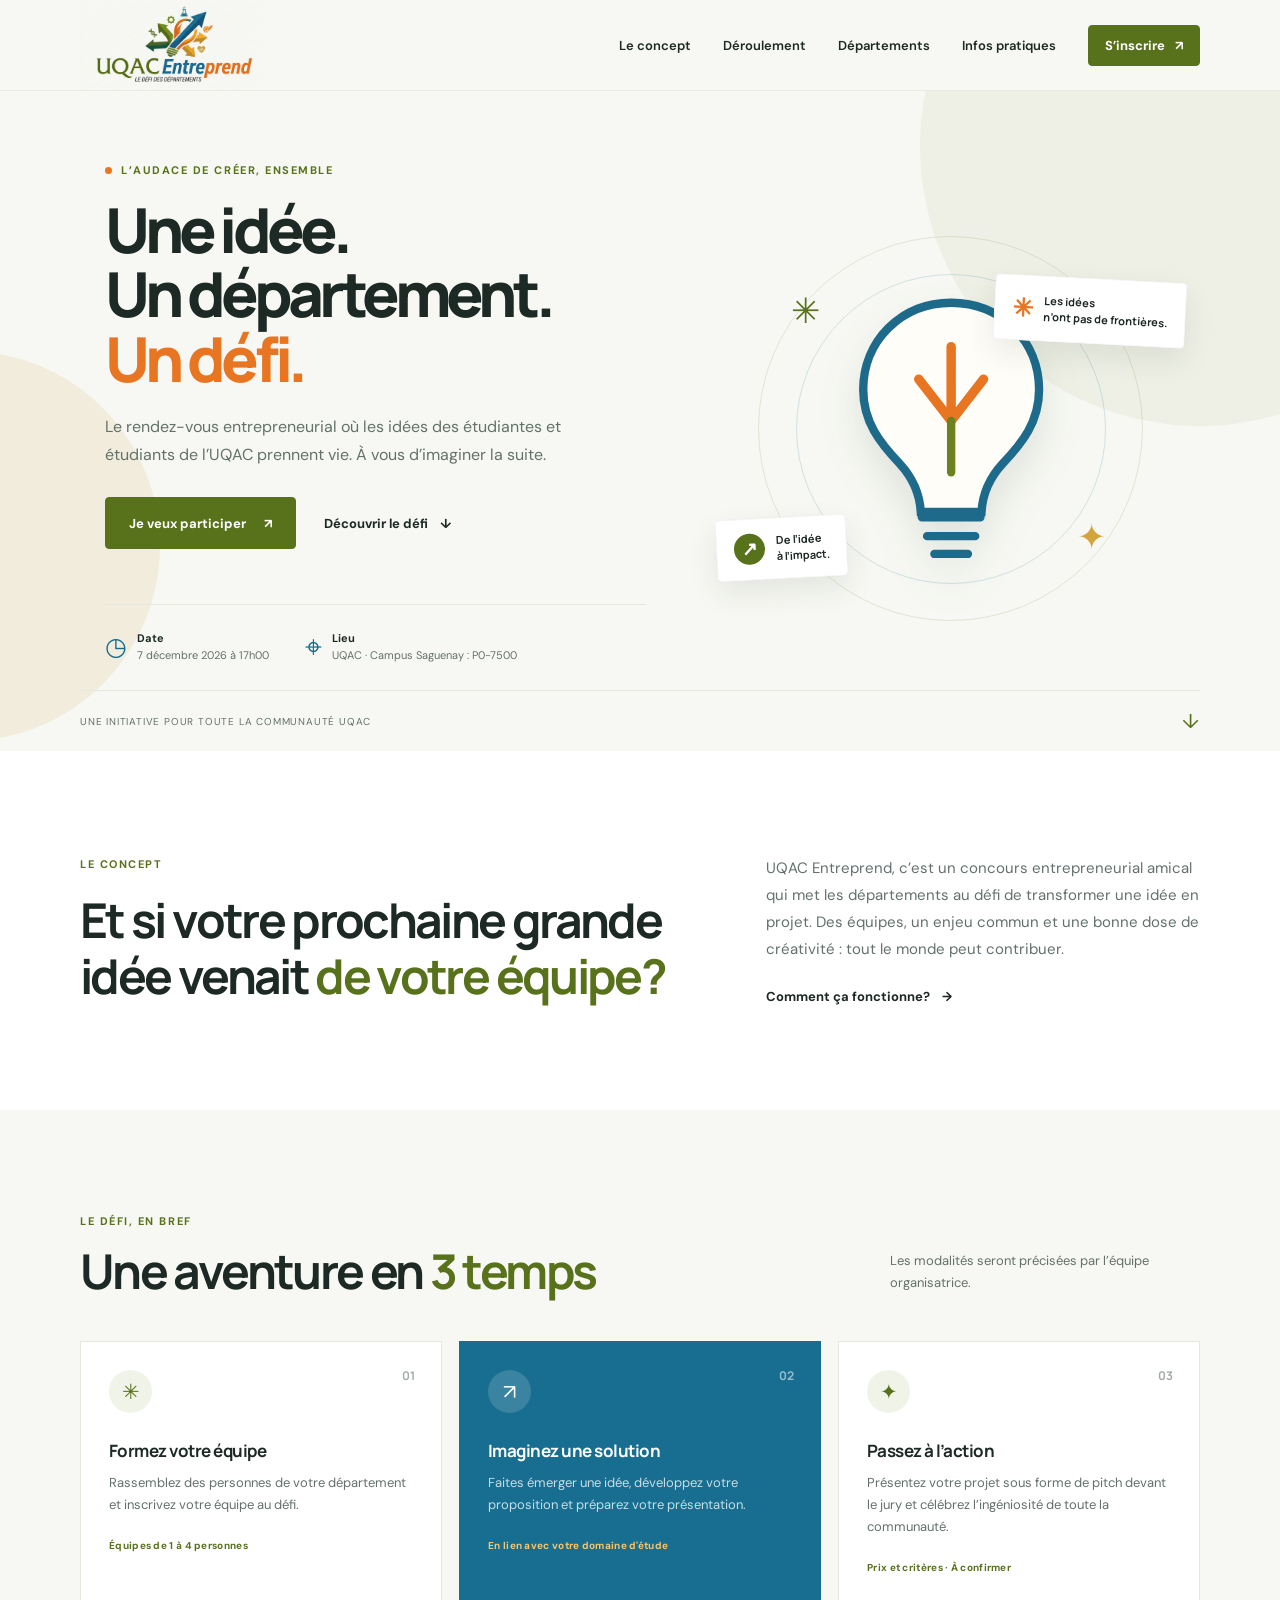
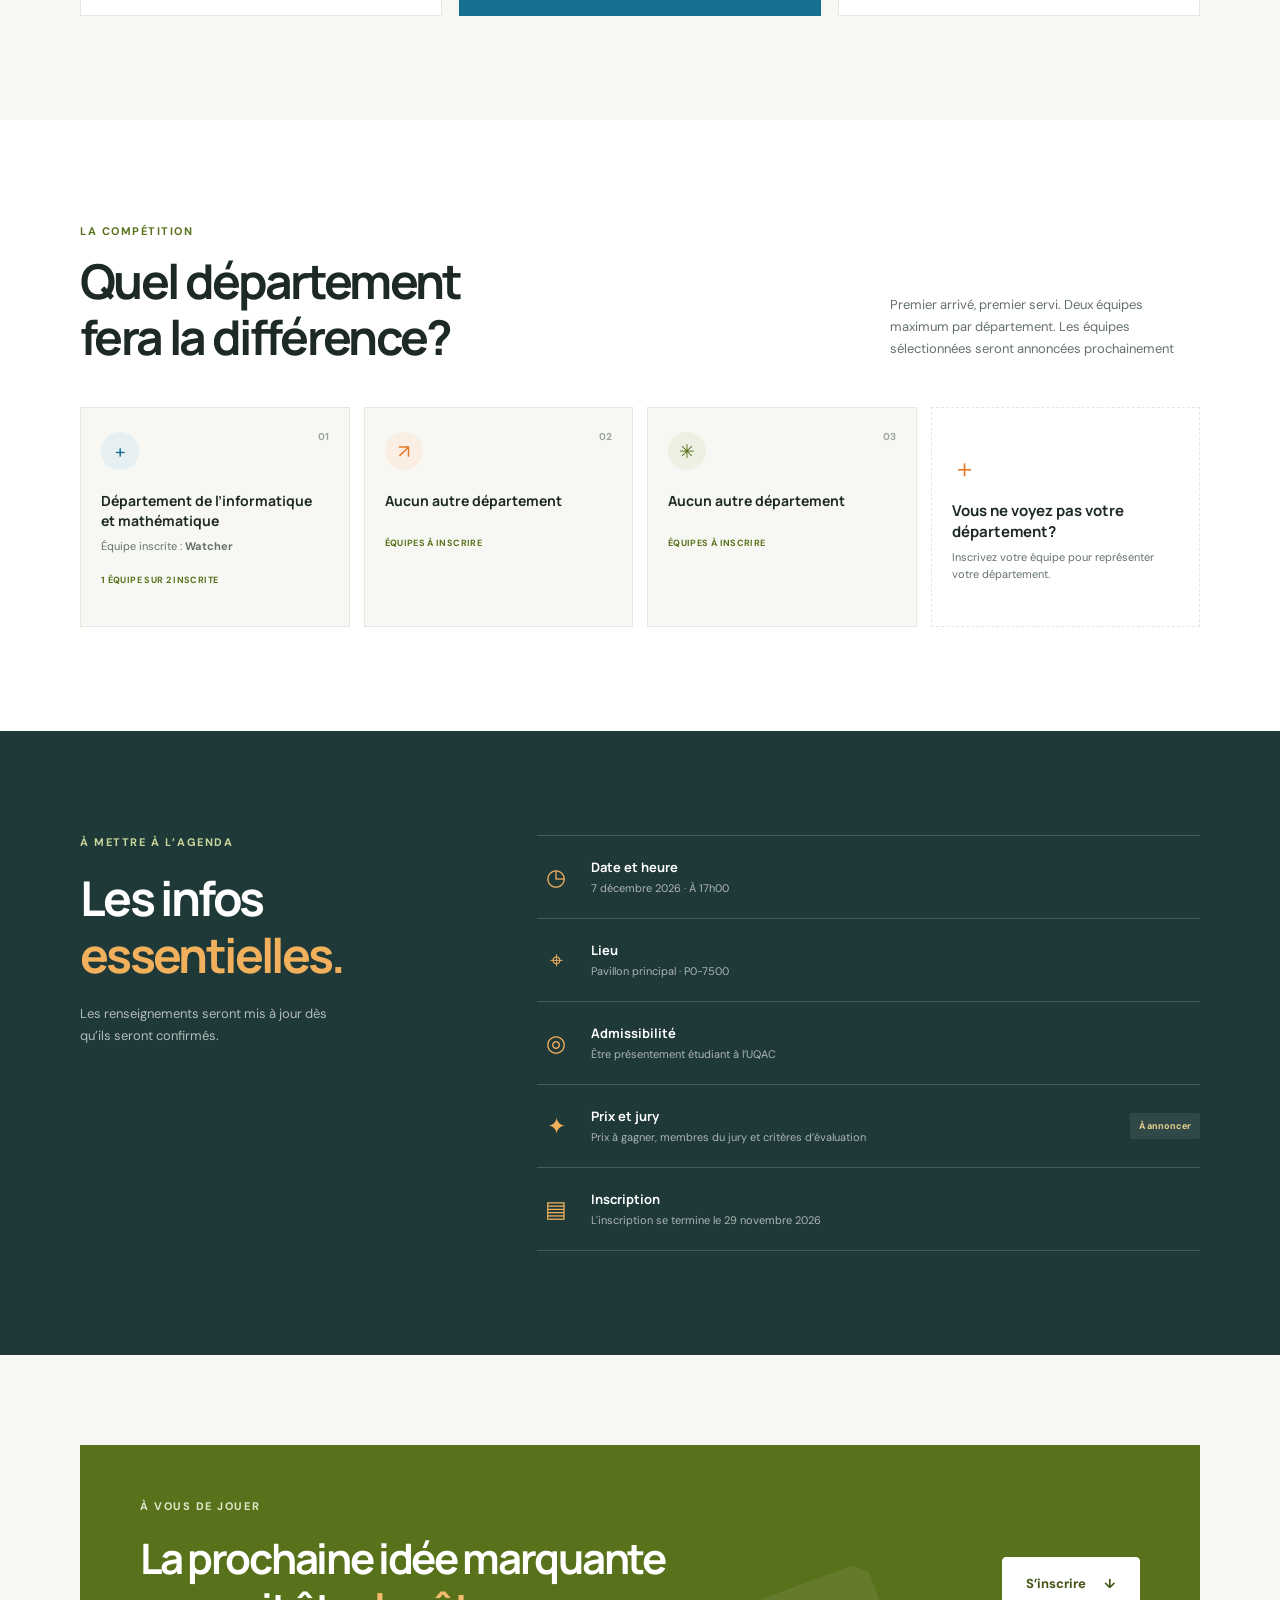
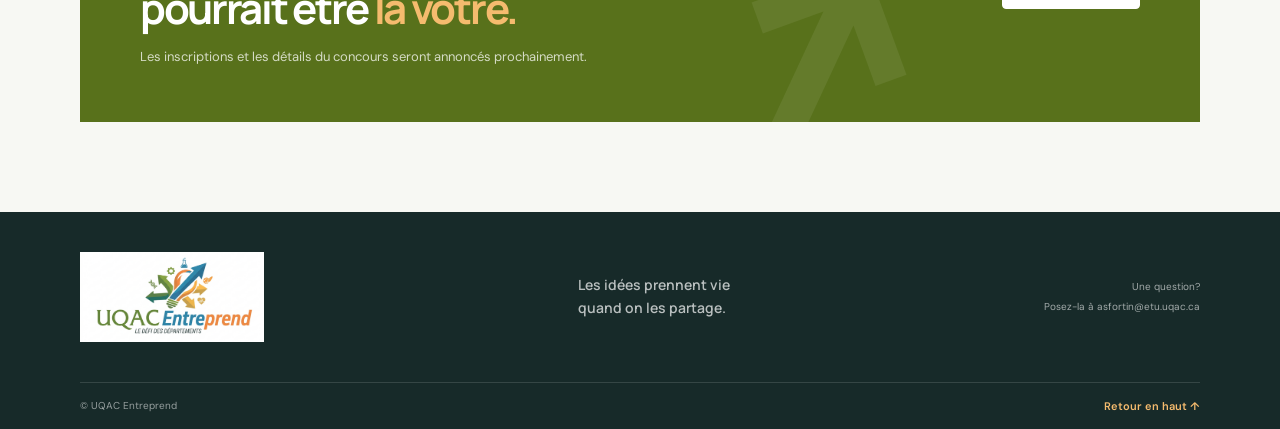
<file: index.html>
<!DOCTYPE html>
<html lang="fr">
<head>
  <meta charset="UTF-8">
  <meta name="viewport" content="width=device-width, initial-scale=1.0">
  <meta name="description" content="UQAC Entreprend — le défi entrepreneurial qui rassemble les départements de l'UQAC autour de l'innovation et des idées d'affaires.">
  <meta name="theme-color" content="#f7f8f3">
  <title>UQAC Entreprend — Le défi des départements</title>
  <link rel="stylesheet" href="UE.css">
  <script src="UE.js" defer></script>
</head>
<body>
  <a class="skip-link" href="#contenu">Passer au contenu</a>
  <header class="site-header">
    <div class="container header-inner">
      <a class="brand" href="#accueil" aria-label="UQAC Entreprend, accueil">
        <img class="header-logo" src="UE.png" alt="UQAC Entreprend — Le défi des départements">
      </a>
      <button class="menu-toggle" type="button" aria-expanded="false" aria-controls="navigation" aria-label="Ouvrir le menu">
        <span></span><span></span>
      </button>
      <nav class="navigation" id="navigation" aria-label="Navigation principale">
        <a href="#concept">Le concept</a>
        <a href="#deroulement">Déroulement</a>
        <a href="#departements">Départements</a>
        <a href="#infos">Infos pratiques</a>
        <a class="button button-small" href="#inscription" data-open-registration aria-controls="formulaire-inscription" aria-expanded="false">S’inscrire <span aria-hidden="true">↗</span></a>
      </nav>
    </div>
  </header>

  <main id="contenu">
    <section class="hero" id="accueil">
      <div class="hero-shape hero-shape-one" aria-hidden="true"></div>
      <div class="hero-shape hero-shape-two" aria-hidden="true"></div>
      <div class="container hero-grid">
        <div class="hero-copy">
          <p class="eyebrow"><span class="eyebrow-dot"></span> L’audace de créer, ensemble</p>
          <h1>Une idée.<br>Un département.<br><span>Un défi.</span></h1>
          <p class="hero-description">Le rendez-vous entrepreneurial où les idées des étudiantes et étudiants de l’UQAC prennent vie. À vous d’imaginer la suite.</p>
          <div class="hero-actions">
            <a class="button" href="#inscription" data-open-registration aria-controls="formulaire-inscription" aria-expanded="false">Je veux participer <span aria-hidden="true">↗</span></a>
            <a class="text-link" href="#concept">Découvrir le défi <span aria-hidden="true">↓</span></a>
          </div>
          <div class="hero-meta" aria-label="Informations sur l'événement">
            <div><span class="meta-icon" aria-hidden="true">◷</span><p><strong>Date</strong><small>7 décembre 2026 à 17h00</small></p></div>
            <div><span class="meta-icon pin" aria-hidden="true">⌖</span><p><strong>Lieu</strong><small>UQAC · Campus Saguenay : P0-7500</small></p></div>
          </div>
        </div>
        <div class="hero-art" aria-label="Illustration d'une ampoule représentant les idées et l'innovation">
          <div class="art-orbit orbit-one"></div>
          <div class="art-orbit orbit-two"></div>
          <div class="art-card art-card-top"><span class="spark">✳</span><span>Les idées<br>n’ont pas de frontières.</span></div>
          <div class="bulb">
            <svg viewBox="0 0 220 270" fill="none" aria-hidden="true">
              <path d="M110 15c-48 0-84 37-84 83 0 31 16 51 35 71 12 13 19 29 20 46h58c1-17 8-33 20-46 19-20 35-40 35-71 0-46-36-83-84-83Z" fill="#FFFDF8" stroke="#1D6A8A" stroke-width="8"/>
              <path d="M82 220h56m-51 18h46m-39 17h32" stroke="#1D6A8A" stroke-width="8" stroke-linecap="round"/>
              <path d="M110 57v71m-31-40 31 40 31-40" stroke="#E87522" stroke-width="9" stroke-linecap="round" stroke-linejoin="round"/>
              <path d="M110 128v49" stroke="#6D8121" stroke-width="8" stroke-linecap="round"/>
            </svg>
          </div>
          <div class="art-card art-card-bottom"><span class="mini-arrows" aria-hidden="true">↗</span><span>De l’idée<br>à l’impact.</span></div>
          <span class="art-spark spark-green" aria-hidden="true">✳</span>
          <span class="art-spark spark-orange" aria-hidden="true">✦</span>
        </div>
      </div>
      <div class="hero-bottom container">
        <span>Une initiative pour toute la communauté UQAC</span>
        <a href="#concept" aria-label="Faire défiler vers le concept">↓</a>
      </div>
    </section>

    <section class="intro section-pad" id="concept">
      <div class="container intro-grid">
        <div>
          <p class="eyebrow">Le concept</p>
          <h2>Et si votre prochaine grande idée venait <span>de votre équipe?</span></h2>
        </div>
        <div class="intro-body">
          <p>UQAC Entreprend, c’est un concours entrepreneurial amical qui met les départements au défi de transformer une idée en projet. Des équipes, un enjeu commun et une bonne dose de créativité : tout le monde peut contribuer.</p>
          <a class="text-link" href="#deroulement">Comment ça fonctionne? <span aria-hidden="true">→</span></a>
        </div>
      </div>
    </section>

    <section class="challenge section-pad" id="deroulement">
      <div class="container">
        <div class="section-heading">
          <div><p class="eyebrow">Le défi, en bref</p><h2>Une aventure en <span>3 temps</span></h2></div>
          <p>Les modalités seront précisées par l’équipe organisatrice.</p>
        </div>
        <div class="steps">
          <article class="step-card">
            <span class="step-number">01</span><span class="step-icon" aria-hidden="true">✳</span>
            <h3>Formez votre équipe</h3><p>Rassemblez des personnes de votre département et inscrivez votre équipe au défi.</p>
            <span class="step-note">Équipes de 1 à 4 personnes</span>
          </article>
          <article class="step-card step-featured">
            <span class="step-number">02</span><span class="step-icon" aria-hidden="true">↗</span>
            <h3>Imaginez une solution</h3><p>Faites émerger une idée, développez votre proposition et préparez votre présentation.</p>
            <span class="step-note">En lien avec votre domaine d'étude</span>
          </article>
          <article class="step-card">
            <span class="step-number">03</span><span class="step-icon" aria-hidden="true">✦</span>
            <h3>Passez à l’action</h3><p>Présentez votre projet sous forme de pitch devant le jury et célébrez l’ingéniosité de toute la communauté.</p>
            <span class="step-note">Prix et critères · À confirmer</span>
          </article>
        </div>
      </div>
    </section>

    <section class="departments section-pad" id="departements">
      <div class="container">
        <div class="section-heading">
          <div><p class="eyebrow">La compétition</p><h2>Quel département<br>fera la différence?</h2></div>
          <p>Premier arrivé, premier servi. Deux équipes maximum par département. Les équipes sélectionnées seront annoncées prochainement</p>
        </div>
        <div class="department-grid">
          <article class="department-card"><span class="department-index">01</span><span class="department-symbol">+</span><h3>Département de l’informatique et mathématique</h3><p>Équipe inscrite : <strong>Watcher</strong></p><span class="department-status">1 équipe sur 2 inscrite</span></article>
          <article class="department-card"><span class="department-index">02</span><span class="department-symbol">↗</span><h3>Aucun autre département</h3><p></p><span class="department-status">Équipes à inscrire</span></article>
          <article class="department-card"><span class="department-index">03</span><span class="department-symbol">✳</span><h3>Aucun autre département</h3><p></p><span class="department-status">Équipes à inscrire</span></article>
          <article class="department-card department-add"><span class="add-symbol">＋</span><h3>Vous ne voyez pas votre département?</h3><p>Inscrivez votre équipe pour représenter votre département.</p></article>
        </div>
      </div>
    </section>

    <section class="event-info section-pad" id="infos">
      <div class="container info-layout">
        <div class="info-intro"><p class="eyebrow">À mettre à l’agenda</p><h2>Les infos<br><span>essentielles.</span></h2><p>Les renseignements seront mis à jour dès qu’ils seront confirmés.</p></div>
        <div class="info-list">
          <article class="info-row"><span class="info-icon" aria-hidden="true">◷</span><div><h3>Date et heure</h3><p>7 décembre 2026 · À 17h00</p></div></article>
          <article class="info-row"><span class="info-icon" aria-hidden="true">⌖</span><div><h3>Lieu</h3><p>Pavillon principal · P0-7500</p></div></article>
          <article class="info-row"><span class="info-icon" aria-hidden="true">◎</span><div><h3>Admissibilité</h3><p>Être présentement étudiant à l’UQAC</p></div></article>
          <article class="info-row"><span class="info-icon" aria-hidden="true">✦</span><div><h3>Prix et jury</h3><p>Prix à gagner, membres du jury et critères d’évaluation</p></div><span class="info-tag">À annoncer</span></article>
          <article class="info-row"><span class="info-icon" aria-hidden="true">▤</span><div><h3>Inscription</h3><p>L'inscription se termine le 29 novembre 2026</p></div></article>
        </div>
      </div>
    </section>

    <section class="signup section-pad" id="inscription">
      <div class="container signup-panel">
        <div class="signup-decoration" aria-hidden="true">↗</div>
        <div><p class="eyebrow">À vous de jouer</p><h2>La prochaine idée marquante pourrait être <span>la vôtre.</span></h2><p>Les inscriptions et les détails du concours seront annoncés prochainement.</p></div>
        <a class="button button-light" href="#inscription" data-open-registration aria-controls="formulaire-inscription" aria-expanded="false">S’inscrire <span aria-hidden="true">↓</span></a>
      </div>
      <div class="container registration-form" id="formulaire-inscription" hidden>
        <div class="registration-heading">
          <div><p class="eyebrow">Inscription au concours</p><h2>Présentez votre <span>équipe.</span></h2></div>
          <p>Remplissez et envoyez le formulaire ci-dessous pour vous inscrire au concours.</p>
        </div>
        <div class="google-form-frame">
          <iframe
            src="https://docs.google.com/forms/d/e/1FAIpQLSfZZcxBnDWoxiMbFH4anwG_bZb64_wl5JtoW7A1ZVNCahYqgQ/viewform?embedded=true"
            title="Formulaire d’inscription UQAC Entreprend"
            loading="lazy"
            allowfullscreen>
          </iframe>
        </div>
      </div>
    </section>
  </main>

  <footer class="site-footer">
    <div class="container footer-main">
      <a class="brand footer-brand" href="#accueil" aria-label="UQAC Entreprend, retour en haut">
        <img class="footer-logo" src="UE.png" alt="UQAC Entreprend — Le défi des départements">
      </a>
      <p>Les idées prennent vie<br>quand on les partage.</p>
      <div class="footer-contact"><span>Une question?</span><span>Posez-la à asfortin@etu.uqac.ca</span></div>
    </div>
    <div class="container footer-bottom"><span>© UQAC Entreprend</span><a href="#accueil">Retour en haut ↑</a></div>
  </footer>
</body>
</html>
</file>
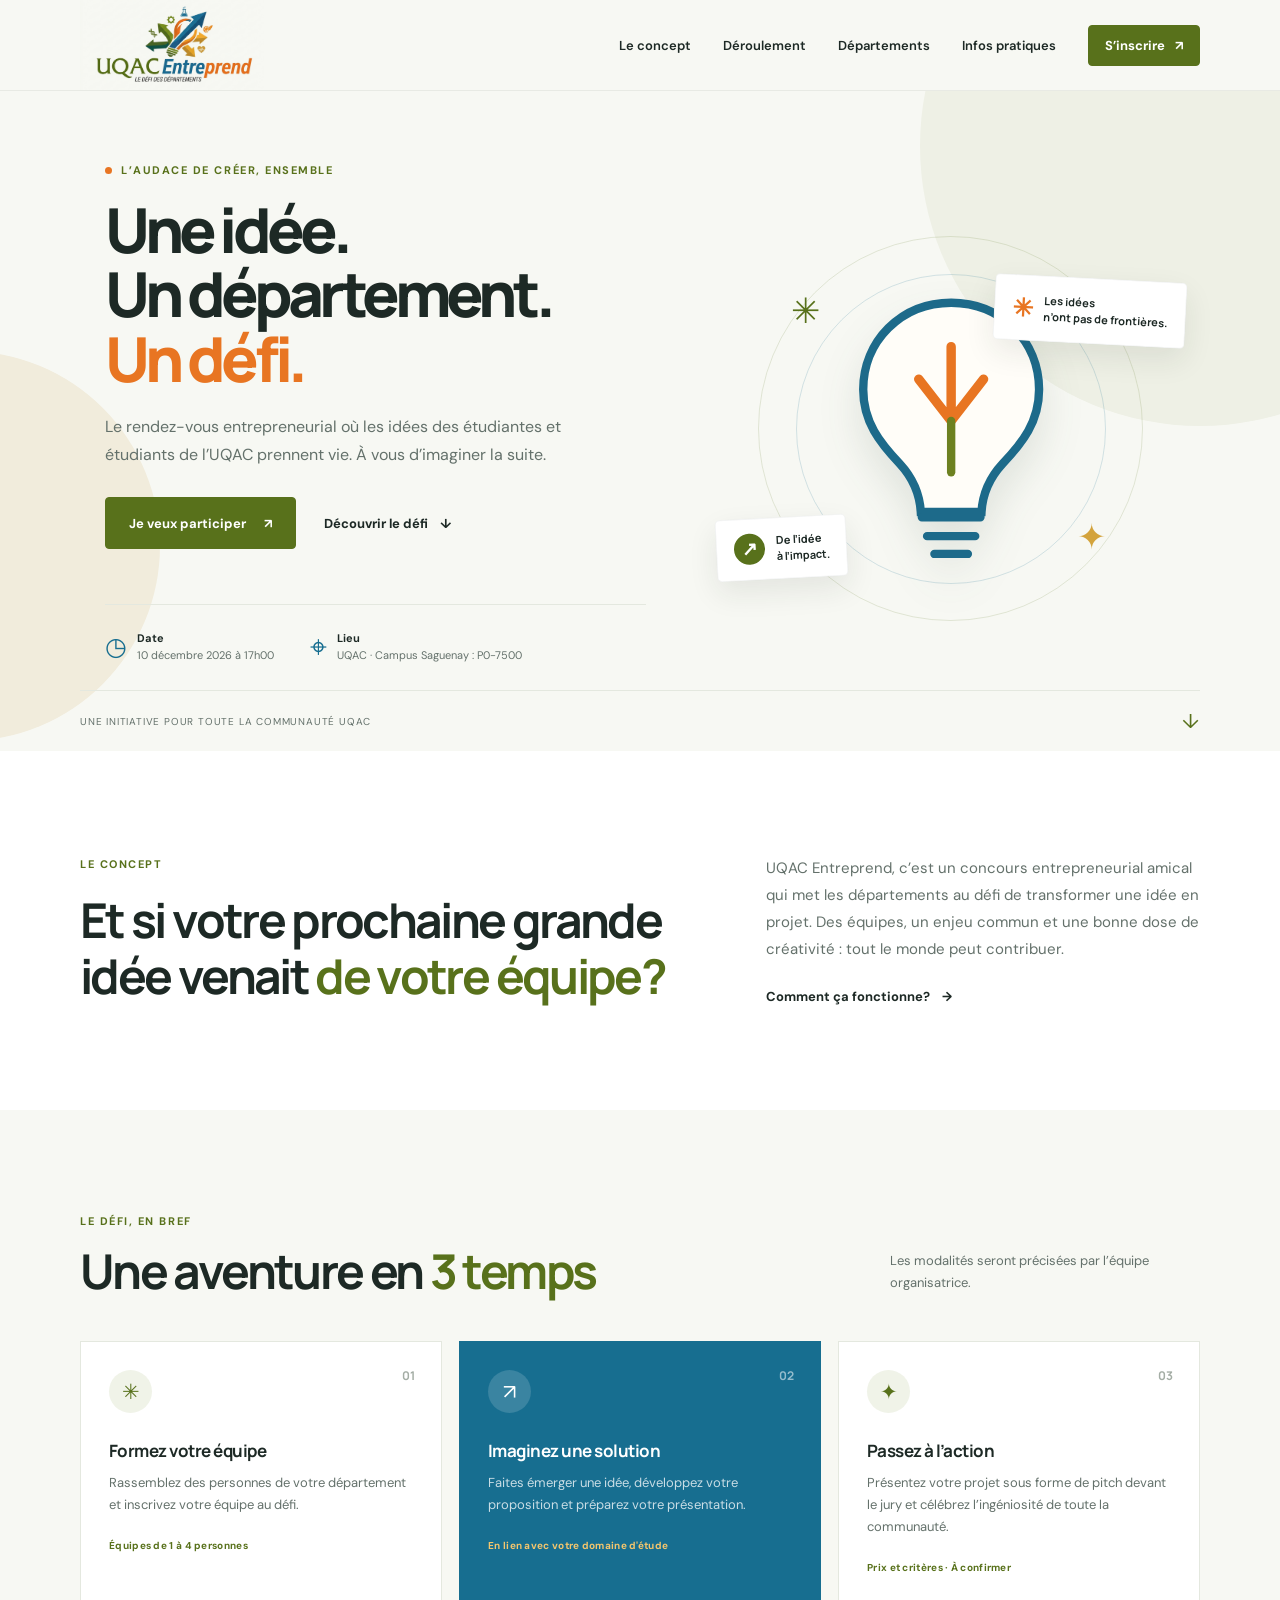
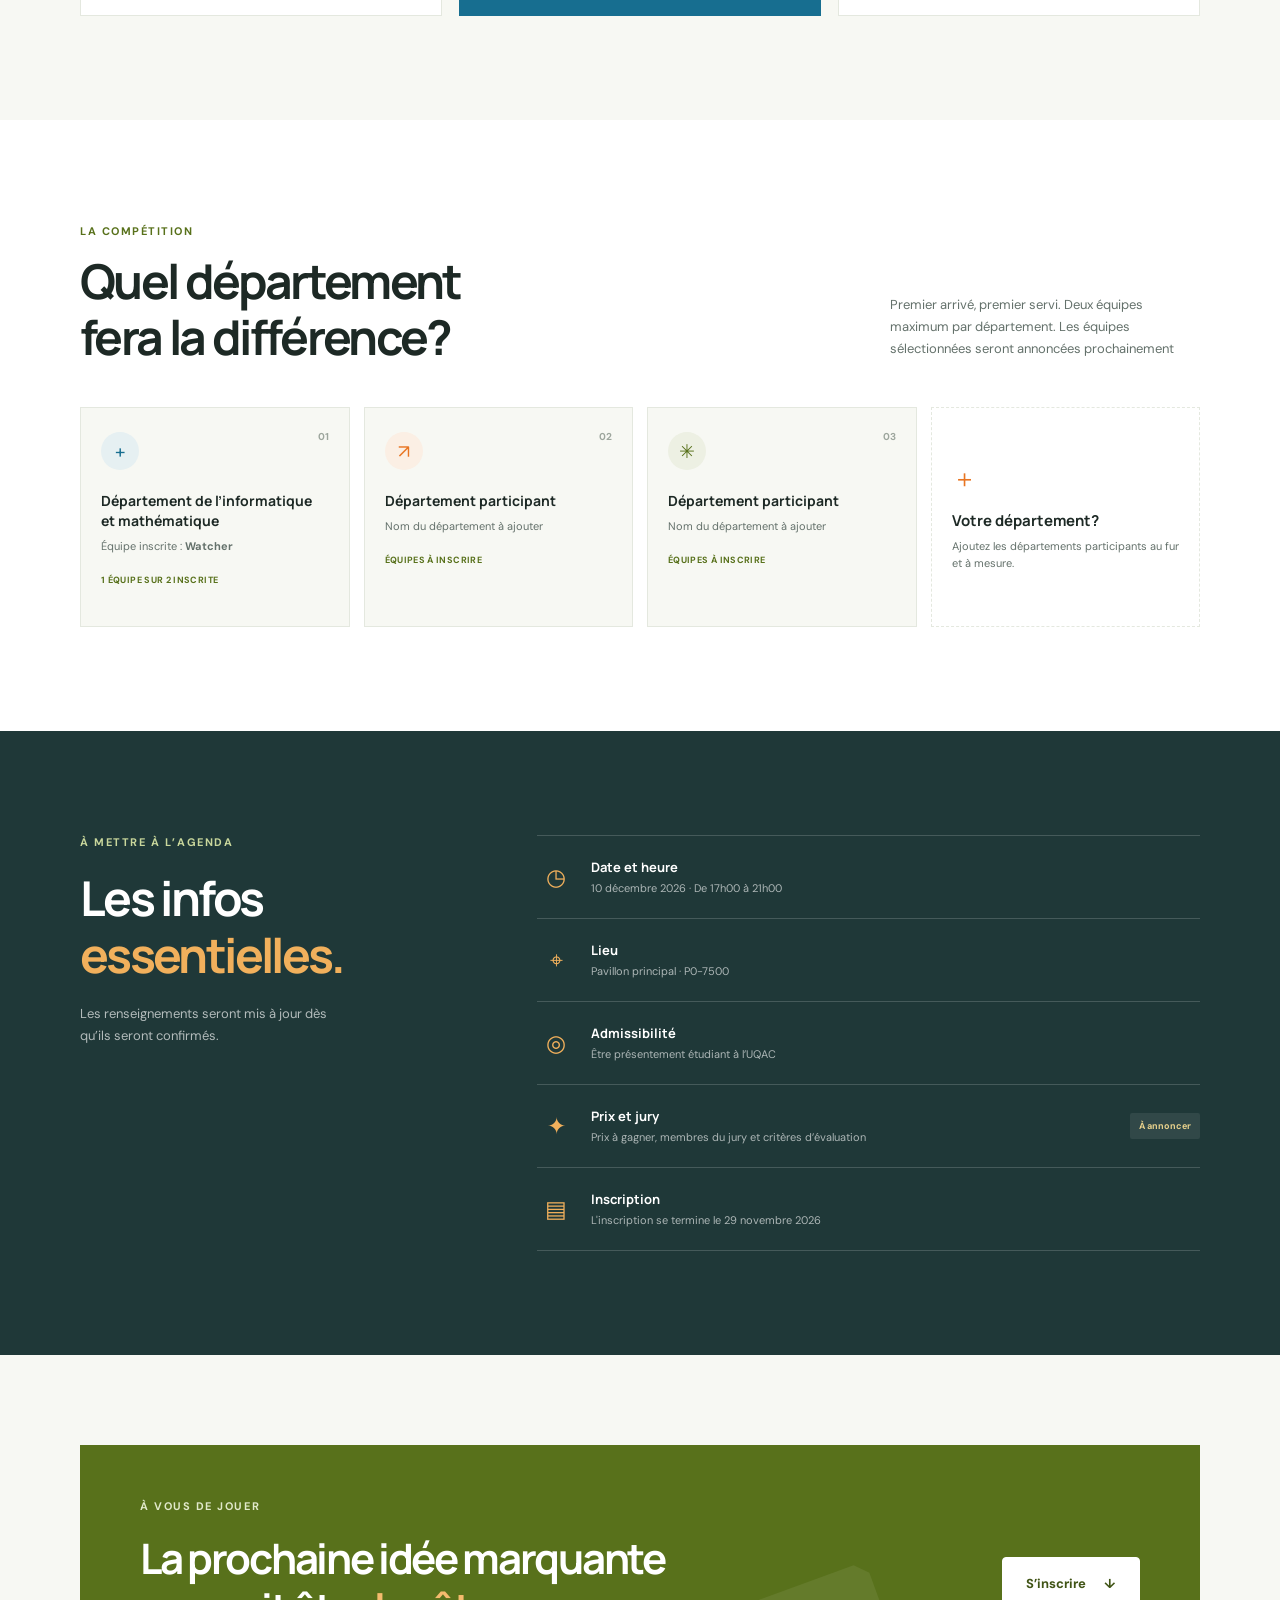
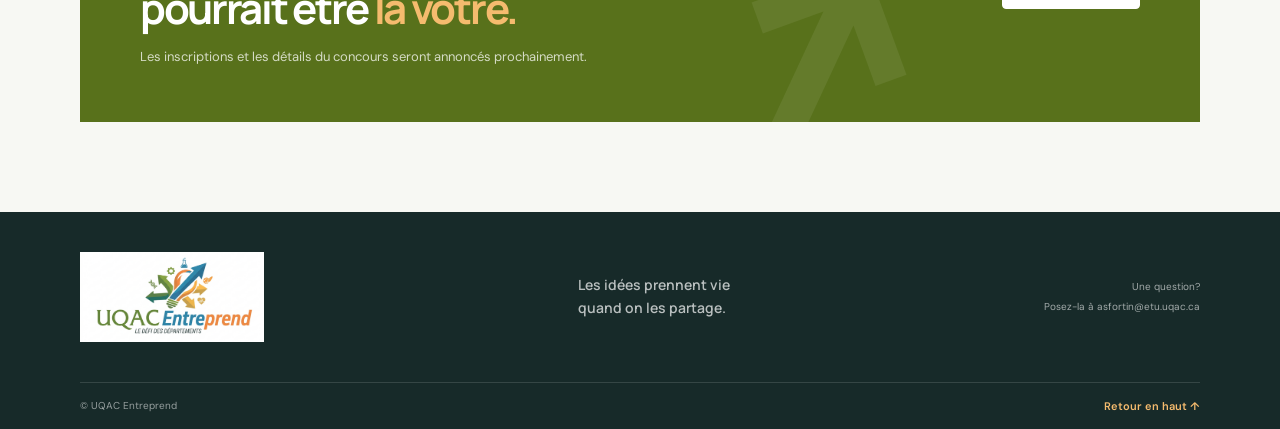
<file: UE.html>
<!DOCTYPE html>
<html lang="fr">
<head>
  <meta charset="UTF-8">
  <meta name="viewport" content="width=device-width, initial-scale=1.0">
  <meta name="description" content="UQAC Entreprend — le défi entrepreneurial qui rassemble les départements de l'UQAC autour de l'innovation et des idées d'affaires.">
  <meta name="theme-color" content="#f7f8f3">
  <title>UQAC Entreprend — Le défi des départements</title>
  <link rel="stylesheet" href="UE.css">
  <script src="UE.js" defer></script>
</head>
<body>
  <a class="skip-link" href="#contenu">Passer au contenu</a>
  <header class="site-header">
    <div class="container header-inner">
      <a class="brand" href="#accueil" aria-label="UQAC Entreprend, accueil">
        <img class="header-logo" src="UE.png" alt="UQAC Entreprend — Le défi des départements">
      </a>
      <button class="menu-toggle" type="button" aria-expanded="false" aria-controls="navigation" aria-label="Ouvrir le menu">
        <span></span><span></span>
      </button>
      <nav class="navigation" id="navigation" aria-label="Navigation principale">
        <a href="#concept">Le concept</a>
        <a href="#deroulement">Déroulement</a>
        <a href="#departements">Départements</a>
        <a href="#infos">Infos pratiques</a>
        <a class="button button-small" href="#inscription" data-open-registration aria-controls="formulaire-inscription" aria-expanded="false">S’inscrire <span aria-hidden="true">↗</span></a>
      </nav>
    </div>
  </header>

  <main id="contenu">
    <section class="hero" id="accueil">
      <div class="hero-shape hero-shape-one" aria-hidden="true"></div>
      <div class="hero-shape hero-shape-two" aria-hidden="true"></div>
      <div class="container hero-grid">
        <div class="hero-copy">
          <p class="eyebrow"><span class="eyebrow-dot"></span> L’audace de créer, ensemble</p>
          <h1>Une idée.<br>Un département.<br><span>Un défi.</span></h1>
          <p class="hero-description">Le rendez-vous entrepreneurial où les idées des étudiantes et étudiants de l’UQAC prennent vie. À vous d’imaginer la suite.</p>
          <div class="hero-actions">
            <a class="button" href="#inscription" data-open-registration aria-controls="formulaire-inscription" aria-expanded="false">Je veux participer <span aria-hidden="true">↗</span></a>
            <a class="text-link" href="#concept">Découvrir le défi <span aria-hidden="true">↓</span></a>
          </div>
          <div class="hero-meta" aria-label="Informations sur l'événement">
            <div><span class="meta-icon" aria-hidden="true">◷</span><p><strong>Date</strong><small>10 décembre 2026 à 17h00</small></p></div>
            <div><span class="meta-icon pin" aria-hidden="true">⌖</span><p><strong>Lieu</strong><small>UQAC · Campus Saguenay : P0-7500</small></p></div>
          </div>
        </div>
        <div class="hero-art" aria-label="Illustration d'une ampoule représentant les idées et l'innovation">
          <div class="art-orbit orbit-one"></div>
          <div class="art-orbit orbit-two"></div>
          <div class="art-card art-card-top"><span class="spark">✳</span><span>Les idées<br>n’ont pas de frontières.</span></div>
          <div class="bulb">
            <svg viewBox="0 0 220 270" fill="none" aria-hidden="true">
              <path d="M110 15c-48 0-84 37-84 83 0 31 16 51 35 71 12 13 19 29 20 46h58c1-17 8-33 20-46 19-20 35-40 35-71 0-46-36-83-84-83Z" fill="#FFFDF8" stroke="#1D6A8A" stroke-width="8"/>
              <path d="M82 220h56m-51 18h46m-39 17h32" stroke="#1D6A8A" stroke-width="8" stroke-linecap="round"/>
              <path d="M110 57v71m-31-40 31 40 31-40" stroke="#E87522" stroke-width="9" stroke-linecap="round" stroke-linejoin="round"/>
              <path d="M110 128v49" stroke="#6D8121" stroke-width="8" stroke-linecap="round"/>
            </svg>
          </div>
          <div class="art-card art-card-bottom"><span class="mini-arrows" aria-hidden="true">↗</span><span>De l’idée<br>à l’impact.</span></div>
          <span class="art-spark spark-green" aria-hidden="true">✳</span>
          <span class="art-spark spark-orange" aria-hidden="true">✦</span>
        </div>
      </div>
      <div class="hero-bottom container">
        <span>Une initiative pour toute la communauté UQAC</span>
        <a href="#concept" aria-label="Faire défiler vers le concept">↓</a>
      </div>
    </section>

    <section class="intro section-pad" id="concept">
      <div class="container intro-grid">
        <div>
          <p class="eyebrow">Le concept</p>
          <h2>Et si votre prochaine grande idée venait <span>de votre équipe?</span></h2>
        </div>
        <div class="intro-body">
          <p>UQAC Entreprend, c’est un concours entrepreneurial amical qui met les départements au défi de transformer une idée en projet. Des équipes, un enjeu commun et une bonne dose de créativité : tout le monde peut contribuer.</p>
          <a class="text-link" href="#deroulement">Comment ça fonctionne? <span aria-hidden="true">→</span></a>
        </div>
      </div>
    </section>

    <section class="challenge section-pad" id="deroulement">
      <div class="container">
        <div class="section-heading">
          <div><p class="eyebrow">Le défi, en bref</p><h2>Une aventure en <span>3 temps</span></h2></div>
          <p>Les modalités seront précisées par l’équipe organisatrice.</p>
        </div>
        <div class="steps">
          <article class="step-card">
            <span class="step-number">01</span><span class="step-icon" aria-hidden="true">✳</span>
            <h3>Formez votre équipe</h3><p>Rassemblez des personnes de votre département et inscrivez votre équipe au défi.</p>
            <span class="step-note">Équipes de 1 à 4 personnes</span>
          </article>
          <article class="step-card step-featured">
            <span class="step-number">02</span><span class="step-icon" aria-hidden="true">↗</span>
            <h3>Imaginez une solution</h3><p>Faites émerger une idée, développez votre proposition et préparez votre présentation.</p>
            <span class="step-note">En lien avec votre domaine d'étude</span>
          </article>
          <article class="step-card">
            <span class="step-number">03</span><span class="step-icon" aria-hidden="true">✦</span>
            <h3>Passez à l’action</h3><p>Présentez votre projet sous forme de pitch devant le jury et célébrez l’ingéniosité de toute la communauté.</p>
            <span class="step-note">Prix et critères · À confirmer</span>
          </article>
        </div>
      </div>
    </section>

    <section class="departments section-pad" id="departements">
      <div class="container">
        <div class="section-heading">
          <div><p class="eyebrow">La compétition</p><h2>Quel département<br>fera la différence?</h2></div>
          <p>Premier arrivé, premier servi. Deux équipes maximum par département. Les équipes sélectionnées seront annoncées prochainement</p>
        </div>
        <div class="department-grid">
          <article class="department-card"><span class="department-index">01</span><span class="department-symbol">+</span><h3>Département de l’informatique et mathématique</h3><p>Équipe inscrite : <strong>Watcher</strong></p><span class="department-status">1 équipe sur 2 inscrite</span></article>
          <article class="department-card"><span class="department-index">02</span><span class="department-symbol">↗</span><h3>Département participant</h3><p>Nom du département à ajouter</p><span class="department-status">Équipes à inscrire</span></article>
          <article class="department-card"><span class="department-index">03</span><span class="department-symbol">✳</span><h3>Département participant</h3><p>Nom du département à ajouter</p><span class="department-status">Équipes à inscrire</span></article>
          <article class="department-card department-add"><span class="add-symbol">＋</span><h3>Votre département?</h3><p>Ajoutez les départements participants au fur et à mesure.</p></article>
        </div>
      </div>
    </section>

    <section class="event-info section-pad" id="infos">
      <div class="container info-layout">
        <div class="info-intro"><p class="eyebrow">À mettre à l’agenda</p><h2>Les infos<br><span>essentielles.</span></h2><p>Les renseignements seront mis à jour dès qu’ils seront confirmés.</p></div>
        <div class="info-list">
          <article class="info-row"><span class="info-icon" aria-hidden="true">◷</span><div><h3>Date et heure</h3><p>10 décembre 2026 · De 17h00 à 21h00</p></div></article>
          <article class="info-row"><span class="info-icon" aria-hidden="true">⌖</span><div><h3>Lieu</h3><p>Pavillon principal · P0-7500</p></div></article>
          <article class="info-row"><span class="info-icon" aria-hidden="true">◎</span><div><h3>Admissibilité</h3><p>Être présentement étudiant à l’UQAC</p></div></article>
          <article class="info-row"><span class="info-icon" aria-hidden="true">✦</span><div><h3>Prix et jury</h3><p>Prix à gagner, membres du jury et critères d’évaluation</p></div><span class="info-tag">À annoncer</span></article>
          <article class="info-row"><span class="info-icon" aria-hidden="true">▤</span><div><h3>Inscription</h3><p>L'inscription se termine le 29 novembre 2026</p></div></article>
        </div>
      </div>
    </section>

    <section class="signup section-pad" id="inscription">
      <div class="container signup-panel">
        <div class="signup-decoration" aria-hidden="true">↗</div>
        <div><p class="eyebrow">À vous de jouer</p><h2>La prochaine idée marquante pourrait être <span>la vôtre.</span></h2><p>Les inscriptions et les détails du concours seront annoncés prochainement.</p></div>
        <a class="button button-light" href="#inscription" data-open-registration aria-controls="formulaire-inscription" aria-expanded="false">S’inscrire <span aria-hidden="true">↓</span></a>
      </div>
      <div class="container registration-form" id="formulaire-inscription" hidden>
        <div class="registration-heading">
          <div><p class="eyebrow">Inscription au concours</p><h2>Présentez votre <span>équipe.</span></h2></div>
          <p>Remplissez et envoyez le formulaire ci-dessous pour vous inscrire au concours.</p>
        </div>
        <div class="google-form-frame">
          <iframe
            src="https://docs.google.com/forms/d/e/1FAIpQLSfZZcxBnDWoxiMbFH4anwG_bZb64_wl5JtoW7A1ZVNCahYqgQ/viewform?embedded=true"
            title="Formulaire d’inscription UQAC Entreprend"
            loading="lazy"
            allowfullscreen>
          </iframe>
        </div>
      </div>
    </section>
  </main>

  <footer class="site-footer">
    <div class="container footer-main">
      <a class="brand footer-brand" href="#accueil" aria-label="UQAC Entreprend, retour en haut">
        <img class="footer-logo" src="UE.png" alt="UQAC Entreprend — Le défi des départements">
      </a>
      <p>Les idées prennent vie<br>quand on les partage.</p>
      <div class="footer-contact"><span>Une question?</span><span>Posez-la à asfortin@etu.uqac.ca</span></div>
    </div>
    <div class="container footer-bottom"><span>© UQAC Entreprend</span><a href="#accueil">Retour en haut ↑</a></div>
  </footer>
</body>
</html>
</file>
<file: UE.css>
@import url('https://fonts.googleapis.com/css2?family=DM+Sans:wght@400;500;600;700&family=Manrope:wght@400;500;600;700;800&display=swap');

:root {
  color-scheme: light;
  --ink: #1d2925;
  --muted: #64716b;
  --green: #58711b;
  --green-dark: #405416;
  --blue: #176e90;
  --orange: #e87522;
  --gold: #d3a33c;
  --paper: #f7f8f3;
  --white: #fff;
  --line: #e4e8df;
  --font-body: "DM Sans", sans-serif;
  --font-display: "Manrope", sans-serif;
}

* { box-sizing: border-box; }

html { scroll-behavior: smooth; scroll-padding-top: 86px; }

body {
  margin: 0;
  color: var(--ink);
  background: var(--paper);
  font-family: var(--font-body);
  -webkit-font-smoothing: antialiased;
}

a { color: inherit; text-decoration: none; }
button { font: inherit; }

.container { width: min(1120px, calc(100% - 48px)); margin-inline: auto; }
.section-pad { padding-block: 104px; }

.skip-link {
  position: fixed;
  z-index: 20;
  top: 12px;
  left: 12px;
  padding: 12px 16px;
  transform: translateY(-160%);
  color: var(--white);
  background: var(--ink);
  border-radius: 6px;
}

.skip-link:focus { transform: translateY(0); }

.site-header {
  position: sticky;
  z-index: 10;
  top: 0;
  background: rgb(247 248 243 / 94%);
  border-bottom: 1px solid rgb(29 41 37 / 7%);
  backdrop-filter: blur(16px);
}

.header-inner { min-height: 82px; display: flex; align-items: center; justify-content: space-between; gap: 30px; }
.brand { display: inline-flex; align-items: center; gap: 9px; flex-shrink: 0; }
.header-logo { display: block; width: 184px; height: 90px; object-fit: cover; object-position: center 25%; mix-blend-mode: multiply; }
.brand-mark { width: 40px; height: 44px; display: grid; place-items: center; color: var(--blue); }
.brand-mark svg { width: 100%; }
.brand-name { display: grid; grid-template-columns: auto auto; align-items: baseline; column-gap: 4px; line-height: 1; }
.brand-name strong { color: var(--green); font: 800 21px var(--font-display); letter-spacing: -.08em; }
.brand-name em { color: var(--blue); font: italic 800 20px var(--font-display); letter-spacing: -.07em; }
.brand-name small { grid-column: 1 / -1; margin-top: 5px; color: var(--ink); font-size: 7px; font-weight: 700; letter-spacing: .13em; }

.navigation { display: flex; align-items: center; gap: 32px; font-size: 13px; font-weight: 600; }
.navigation > a:not(.button) { transition: color .2s ease; }
.navigation > a:not(.button):hover, .text-link:hover { color: var(--orange); }

.button {
  min-height: 52px;
  display: inline-flex;
  align-items: center;
  justify-content: center;
  gap: 18px;
  padding: 0 23px;
  color: var(--white);
  background: var(--green);
  border: 1px solid var(--green);
  border-radius: 4px;
  font-size: 13px;
  font-weight: 700;
  transition: background .2s ease, transform .2s ease;
}

.button:hover { background: var(--green-dark); transform: translateY(-2px); }
.button-small { min-height: 41px; padding-inline: 16px; gap: 10px; }
.menu-toggle { display: none; }

.hero { position: relative; overflow: hidden; min-height: 660px; padding-top: 72px; background: #f7f8f3; }
.hero-grid { position: relative; z-index: 1; display: grid; grid-template-columns: 1fr .88fr; align-items: center; gap: 55px; }
.hero-copy { padding: 0 0 28px 25px; }
.eyebrow { display: flex; align-items: center; gap: 9px; margin: 0 0 21px; color: var(--green); font-size: 11px; font-weight: 700; letter-spacing: .14em; text-transform: uppercase; }
.eyebrow-dot { width: 7px; height: 7px; border-radius: 50%; background: var(--orange); }
.hero h1 { margin: 0; font: 800 clamp(52px, 5vw, 62px)/1.04 var(--font-display); letter-spacing: -.075em; }
.hero h1 span { color: var(--orange); }
.hero-description { max-width: 460px; margin: 22px 0 28px; color: var(--muted); font-size: 16px; line-height: 1.75; }
.hero-actions { display: flex; align-items: center; gap: 28px; }
.text-link { display: inline-flex; align-items: center; gap: 12px; color: var(--ink); font-size: 13px; font-weight: 700; transition: color .2s ease; }
.hero-meta { display: flex; gap: 36px; margin-top: 55px; padding-top: 22px; border-top: 1px solid var(--line); }
.hero-meta > div { display: flex; align-items: center; gap: 10px; }
.meta-icon { color: var(--blue); font-size: 25px; }
.meta-icon.pin { font-size: 30px; }
.hero-meta p { display: grid; gap: 3px; margin: 0; }
.hero-meta strong { font-size: 11px; }
.hero-meta small { color: var(--muted); font-size: 11px; }

.hero-art { position: relative; width: min(100%, 470px); aspect-ratio: 1; justify-self: center; display: grid; place-items: center; }
.hero-shape { position: absolute; border-radius: 50%; pointer-events: none; }
.hero-shape-one { top: -225px; right: -200px; width: 560px; height: 560px; background: #eef0e5; }
.hero-shape-two { bottom: 10px; left: -230px; width: 390px; height: 390px; background: #f1ecdc; }
.art-orbit { position: absolute; border: 1px solid rgb(88 113 27 / 15%); border-radius: 50%; }
.orbit-one { inset: 9%; }
.orbit-two { inset: 17%; border-color: rgb(23 110 144 / 17%); }
.bulb { position: relative; z-index: 1; width: 49%; filter: drop-shadow(0 20px 20px rgb(52 75 55 / 12%)); }
.bulb svg { display: block; width: 100%; overflow: visible; }
.art-card { position: absolute; z-index: 2; display: flex; align-items: center; gap: 11px; padding: 14px 17px; color: var(--ink); background: var(--white); border: 1px solid rgb(29 41 37 / 5%); border-radius: 5px; box-shadow: 0 12px 30px rgb(30 45 37 / 9%); font: 700 11px/1.45 var(--font-display); }
.art-card-top { top: 18%; right: 0; transform: rotate(3deg); }
.art-card-bottom { bottom: 18%; left: 0; transform: rotate(-3deg); }
.spark { color: var(--orange); font-size: 25px; }
.mini-arrows { display: grid; width: 31px; height: 31px; place-items: center; color: var(--white); background: var(--green); border-radius: 50%; font-size: 19px; }
.art-spark { position: absolute; font-size: 35px; }
.spark-green { top: 20%; left: 16%; color: var(--green); }
.spark-orange { right: 17%; bottom: 22%; color: var(--gold); }
.hero-bottom { position: absolute; right: 0; bottom: 0; left: 0; display: flex; align-items: center; justify-content: space-between; padding-block: 17px; border-top: 1px solid var(--line); color: var(--muted); font-size: 10px; letter-spacing: .08em; text-transform: uppercase; }
.hero-bottom a { color: var(--green); font-size: 20px; }

.intro { background: var(--white); }
.intro-grid { display: grid; grid-template-columns: 1.08fr .8fr; align-items: center; gap: 100px; }
.intro h2, .section-heading h2, .info-intro h2, .signup h2 { margin: 0; font: 700 clamp(32px, 4vw, 48px)/1.17 var(--font-display); letter-spacing: -.055em; }
.intro h2 span, .section-heading h2 span, .info-intro h2 span, .signup h2 span { color: var(--green); }
.intro-body p { margin: 0 0 22px; color: var(--muted); font-size: 15px; line-height: 1.8; }

.challenge { background: #f7f8f3; }
.section-heading { display: flex; align-items: end; justify-content: space-between; gap: 35px; margin-bottom: 42px; }
.section-heading .eyebrow { margin-bottom: 15px; }
.section-heading > p { max-width: 310px; margin: 0 0 5px; color: var(--muted); font-size: 13px; line-height: 1.7; }
.steps { display: grid; grid-template-columns: repeat(3, 1fr); gap: 17px; }
.step-card { position: relative; min-height: 275px; padding: 28px; background: var(--white); border: 1px solid var(--line); }
.step-featured { color: var(--white); background: var(--blue); border-color: var(--blue); }
.step-number { position: absolute; top: 25px; right: 26px; color: #a4ada5; font: 700 12px var(--font-display); }
.step-featured .step-number { color: rgb(255 255 255 / 55%); }
.step-icon { display: grid; width: 43px; height: 43px; place-items: center; margin-bottom: 26px; color: var(--green); background: #f0f3e8; border-radius: 50%; font-size: 21px; }
.step-featured .step-icon { color: var(--white); background: rgb(255 255 255 / 15%); }
.step-card h3 { margin: 0 0 10px; font: 700 17px var(--font-display); letter-spacing: -.03em; }
.step-card p { margin: 0; color: var(--muted); font-size: 13px; line-height: 1.7; }
.step-featured p { color: rgb(255 255 255 / 77%); }
.step-note { display: block; margin-top: 23px; color: var(--green); font-size: 10px; font-weight: 700; letter-spacing: .03em; }
.step-featured .step-note { color: #f4c66d; }

.departments { background: var(--white); }
.department-grid { display: grid; grid-template-columns: repeat(4, 1fr); gap: 14px; }
.department-card { position: relative; min-height: 220px; padding: 24px 20px; background: var(--paper); border: 1px solid var(--line); }
.department-index { position: absolute; top: 22px; right: 20px; color: #9da69d; font-size: 10px; font-weight: 700; }
.department-symbol { display: grid; width: 38px; height: 38px; place-items: center; margin-bottom: 21px; color: var(--blue); background: #e6f0f2; border-radius: 50%; font-size: 19px; }
.department-card:nth-child(2) .department-symbol { color: var(--orange); background: #fbefe4; }
.department-card:nth-child(3) .department-symbol { color: var(--green); background: #edf0e3; }
.department-card h3 { margin: 0 0 7px; font: 700 14px/1.4 var(--font-display); }
.department-card p { margin: 0; color: var(--muted); font-size: 11px; line-height: 1.55; }
.department-status { display: inline-block; margin-top: 19px; color: var(--green); font-size: 9px; font-weight: 700; letter-spacing: .04em; text-transform: uppercase; }
.department-add { display: flex; flex-direction: column; justify-content: center; border-style: dashed; background: var(--white); }
.add-symbol { margin-bottom: 15px; color: var(--orange); font-size: 25px; }
.department-add h3 { font-size: 15px; }

.event-info { color: var(--white); background: #1f3838; }
.info-layout { display: grid; grid-template-columns: .7fr 1.3fr; gap: 100px; }
.info-intro .eyebrow { color: #c9d79c; }
.info-intro h2 span { color: #f1b05c; }
.info-intro > p:last-child { max-width: 260px; margin: 20px 0 0; color: rgb(255 255 255 / 66%); font-size: 13px; line-height: 1.7; }
.info-list { border-top: 1px solid rgb(255 255 255 / 17%); }
.info-row { display: grid; grid-template-columns: 38px 1fr auto; align-items: center; gap: 16px; min-height: 83px; border-bottom: 1px solid rgb(255 255 255 / 17%); }
.info-icon { color: #f1b05c; font-size: 23px; text-align: center; }
.info-row h3 { margin: 0 0 4px; font: 700 13px var(--font-display); }
.info-row p { margin: 0; color: rgb(255 255 255 / 63%); font-size: 11px; line-height: 1.5; }
.info-tag { padding: 7px 9px; color: #e8d18c; background: rgb(255 255 255 / 8%); border-radius: 2px; font-size: 9px; font-weight: 700; white-space: nowrap; }

.signup { padding-block: 90px; background: var(--paper); }
.signup-panel { position: relative; overflow: hidden; display: flex; align-items: center; justify-content: space-between; gap: 40px; padding: 54px 60px; color: var(--white); background: var(--green); }
.signup-panel > div:nth-child(2) { position: relative; z-index: 1; max-width: 610px; }
.signup .eyebrow { color: #e1e9cb; }
.signup h2 { max-width: 600px; font-size: clamp(30px, 4vw, 42px); }
.signup h2 span { color: #f5bb6e; }
.signup-panel p:last-child { margin: 14px 0 0; color: rgb(255 255 255 / 75%); font-size: 13px; line-height: 1.6; }
.button-light { position: relative; z-index: 1; flex-shrink: 0; color: var(--green-dark); background: var(--white); border-color: var(--white); }
.button-light:hover { color: var(--white); background: var(--green-dark); }
.signup-decoration { position: absolute; right: 22%; bottom: -155px; color: rgb(255 255 255 / 7%); font: 400 400px/1 var(--font-display); transform: rotate(-20deg); }
.registration-form { margin-top: 24px; padding: 42px; background: var(--white); border: 1px solid var(--line); }
.registration-form[hidden] { display: none; }
.registration-heading { display: flex; align-items: end; justify-content: space-between; gap: 30px; margin-bottom: 30px; }
.registration-heading .eyebrow { margin-bottom: 12px; }
.registration-heading h2 { margin: 0; font: 700 clamp(28px, 3.5vw, 38px)/1.2 var(--font-display); letter-spacing: -.05em; }
.registration-heading h2 span { color: var(--green); }
.registration-heading > p { max-width: 290px; margin: 0; color: var(--muted); font-size: 13px; line-height: 1.6; }
.google-form-frame { overflow: hidden; border: 1px solid var(--line); border-radius: 4px; background: #fff; }
.google-form-frame iframe { display: block; width: 100%; height: 1600px; border: 0; }
.site-footer { color: var(--white); background: #172a29; }
.footer-main { display: flex; align-items: center; justify-content: space-between; gap: 30px; padding-block: 40px; }
.footer-logo { display: block; width: 184px; height: 90px; object-fit: cover; object-position: center 25%; mix-blend-mode: screen; }
.footer-main > p { margin: 0; color: rgb(255 255 255 / 70%); font: 600 14px/1.6 var(--font-display); }
.footer-contact { display: grid; gap: 7px; text-align: right; }
.footer-contact span { color: rgb(255 255 255 / 60%); font-size: 10px; }
.footer-contact a, .footer-bottom a { color: #f5bb6e; font-size: 11px; font-weight: 600; }
.footer-bottom { display: flex; justify-content: space-between; gap: 20px; padding-block: 16px; border-top: 1px solid rgb(255 255 255 / 13%); color: rgb(255 255 255 / 55%); font-size: 10px; }

:focus-visible { outline: 3px solid #e87522; outline-offset: 4px; }

@media (max-width: 900px) {
  .navigation { gap: 19px; }
  .hero-grid { gap: 20px; }
  .hero-copy { padding-left: 0; }
  .hero-art { width: 100%; }
  .intro-grid, .info-layout { gap: 55px; }
  .department-grid { grid-template-columns: repeat(2, 1fr); }
  .signup-panel { padding: 45px 38px; }
}

@media (max-width: 700px) {
  .container { width: min(100% - 36px, 520px); }
  .section-pad { padding-block: 75px; }
  .header-inner { min-height: 70px; }
  .header-logo { width: 150px; height: 74px; }
  .brand-mark { width: 34px; }
  .brand-name strong { font-size: 19px; }
  .brand-name em { font-size: 18px; }
  .menu-toggle { display: flex; width: 42px; height: 42px; flex-direction: column; align-items: center; justify-content: center; gap: 6px; background: transparent; border: 1px solid var(--line); border-radius: 3px; cursor: pointer; }
  .menu-toggle span { width: 17px; height: 2px; background: var(--ink); transition: transform .2s ease; }
  .menu-toggle[aria-expanded="true"] span:first-child { transform: translateY(4px) rotate(45deg); }
  .menu-toggle[aria-expanded="true"] span:last-child { transform: translateY(-4px) rotate(-45deg); }
  .navigation { position: absolute; top: calc(100% + 1px); right: 0; left: 0; display: none; align-items: stretch; gap: 0; padding: 8px 18px 20px; background: var(--paper); border-bottom: 1px solid var(--line); box-shadow: 0 16px 25px rgb(29 41 37 / 8%); }
  .navigation.is-open { display: flex; flex-direction: column; }
  .navigation > a:not(.button) { padding: 13px 2px; border-bottom: 1px solid var(--line); }
  .navigation .button { margin-top: 14px; }
  .hero { min-height: 0; padding: 55px 0 65px; }
  .hero-grid { grid-template-columns: 1fr; gap: 12px; }
  .hero-copy { padding-bottom: 0; }
  .hero h1 { font-size: clamp(52px, 13vw, 76px); }
  .hero-description { max-width: 430px; font-size: 14px; }
  .hero-meta { gap: 25px; margin-top: 32px; }
  .hero-art { width: min(100%, 390px); margin: 0 auto; }
  .hero-bottom { position: relative; margin-top: 4px; }
  .hero-shape-one { top: 300px; right: -260px; }
  .hero-shape-two { bottom: 40px; left: -280px; }
  .intro-grid, .info-layout { grid-template-columns: 1fr; gap: 28px; }
  .intro h2, .section-heading h2, .info-intro h2 { font-size: 37px; }
  .section-heading { align-items: start; flex-direction: column; gap: 14px; margin-bottom: 29px; }
  .steps { grid-template-columns: 1fr; }
  .step-card { min-height: auto; padding: 24px; }
  .step-icon { margin-bottom: 20px; }
  .step-note { margin-top: 15px; }
  .department-card { min-height: 205px; padding: 20px 16px; }
  .department-grid { gap: 10px; }
  .info-row { grid-template-columns: 30px 1fr; gap: 11px; padding-block: 14px; }
  .info-tag { grid-column: 2; justify-self: start; margin-top: -3px; }
  .signup { padding-block: 65px; }
  .signup-panel { align-items: start; flex-direction: column; gap: 24px; padding: 37px 25px; }
  .signup h2 { font-size: 34px; }
  .signup-decoration { right: -70px; bottom: -100px; font-size: 290px; }
  .registration-form { margin-top: 16px; padding: 28px 16px; }
  .registration-heading { align-items: start; flex-direction: column; gap: 12px; }
  .google-form-frame iframe { height: 1900px; }

  .form-actions { align-items: start; flex-direction: column; gap: 13px; }
  .footer-main { align-items: start; flex-direction: column; gap: 24px; }
  .footer-contact { text-align: left; }
  .footer-bottom { align-items: start; flex-direction: column; gap: 10px; }
}

@media (prefers-reduced-motion: reduce) {
  *, *::before, *::after { scroll-behavior: auto !important; transition-duration: .01ms !important; }
}
</file>
